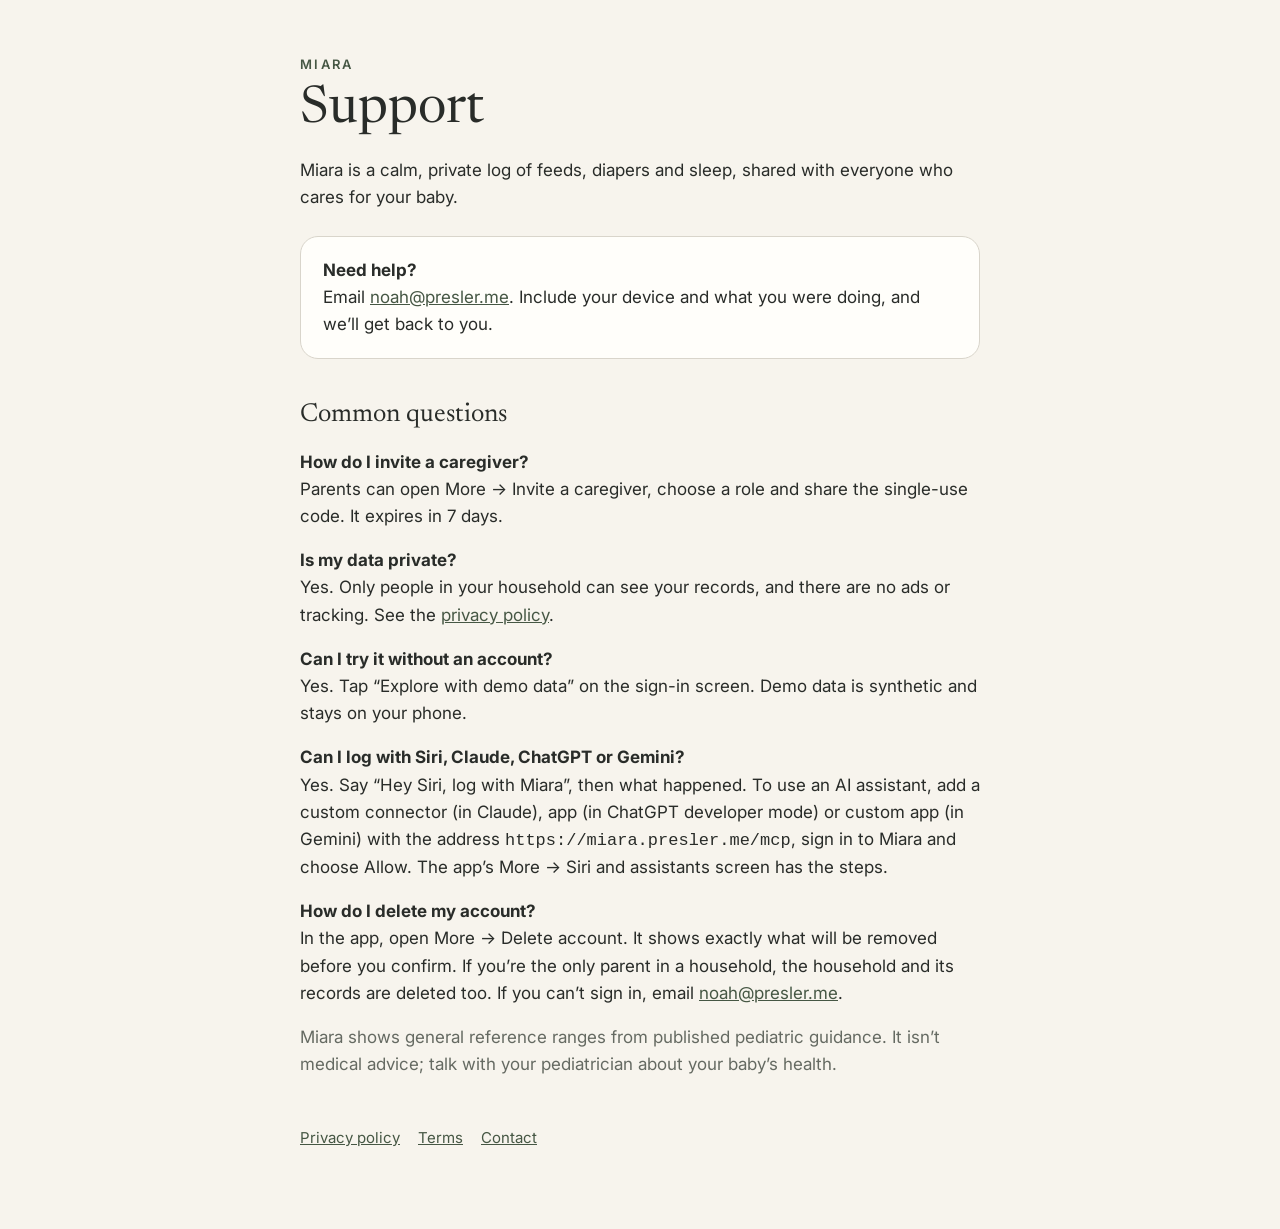
<file: index.html>
<!doctype html><html lang="en"><head><meta charset="utf-8"><meta name="viewport" content="width=device-width, initial-scale=1"><link rel="preconnect" href="https://fonts.googleapis.com"><link rel="preconnect" href="https://fonts.gstatic.com" crossorigin><link href="https://fonts.googleapis.com/css2?family=Inter:wght@400;600&family=Newsreader:opsz@6..72&display=swap" rel="stylesheet"><link rel="stylesheet" href="style.css"><title>Miara support</title><meta name="description" content="Help and contact for Miara, the shared baby care and sleep log."></head><body><main>
<div class="eyebrow">Miara</div>
<h1>Support</h1>
<p>Miara is a calm, private log of feeds, diapers and sleep, shared with everyone who cares for your baby.</p>
<div class="card"><strong>Need help?</strong><br>Email <a href="mailto:noah@presler.me">noah@presler.me</a>. Include your device and what you were doing, and we’ll get back to you.</div>
<h2>Common questions</h2>
<p><strong>How do I invite a caregiver?</strong><br>Parents can open More → Invite a caregiver, choose a role and share the single-use code. It expires in 7 days.</p>
<p><strong>Is my data private?</strong><br>Yes. Only people in your household can see your records, and there are no ads or tracking. See the <a href="privacy.html">privacy policy</a>.</p>
<p><strong>Can I try it without an account?</strong><br>Yes. Tap “Explore with demo data” on the sign-in screen. Demo data is synthetic and stays on your phone.</p>
<p><strong>Can I log with Siri, Claude, ChatGPT or Gemini?</strong><br>Yes. Say “Hey Siri, log with Miara”, then what happened. To use an AI assistant, add a custom connector (in Claude), app (in ChatGPT developer mode) or custom app (in Gemini) with the address <code>https://miara.presler.me/mcp</code>, sign in to Miara and choose Allow. The app’s More → Siri and assistants screen has the steps.</p>
<p><strong>How do I delete my account?</strong><br>In the app, open More → Delete account. It shows exactly what will be removed before you confirm. If you’re the only parent in a household, the household and its records are deleted too. If you can’t sign in, email <a href="mailto:noah@presler.me?subject=Delete%20my%20Miara%20account">noah@presler.me</a>.</p>
<p class="muted">Miara shows general reference ranges from published pediatric guidance. It isn’t medical advice; talk with your pediatrician about your baby’s health.</p>
<nav><a href="privacy.html">Privacy policy</a><a href="terms.html">Terms</a><a href="mailto:noah@presler.me">Contact</a></nav>
</main></body></html>
</file>
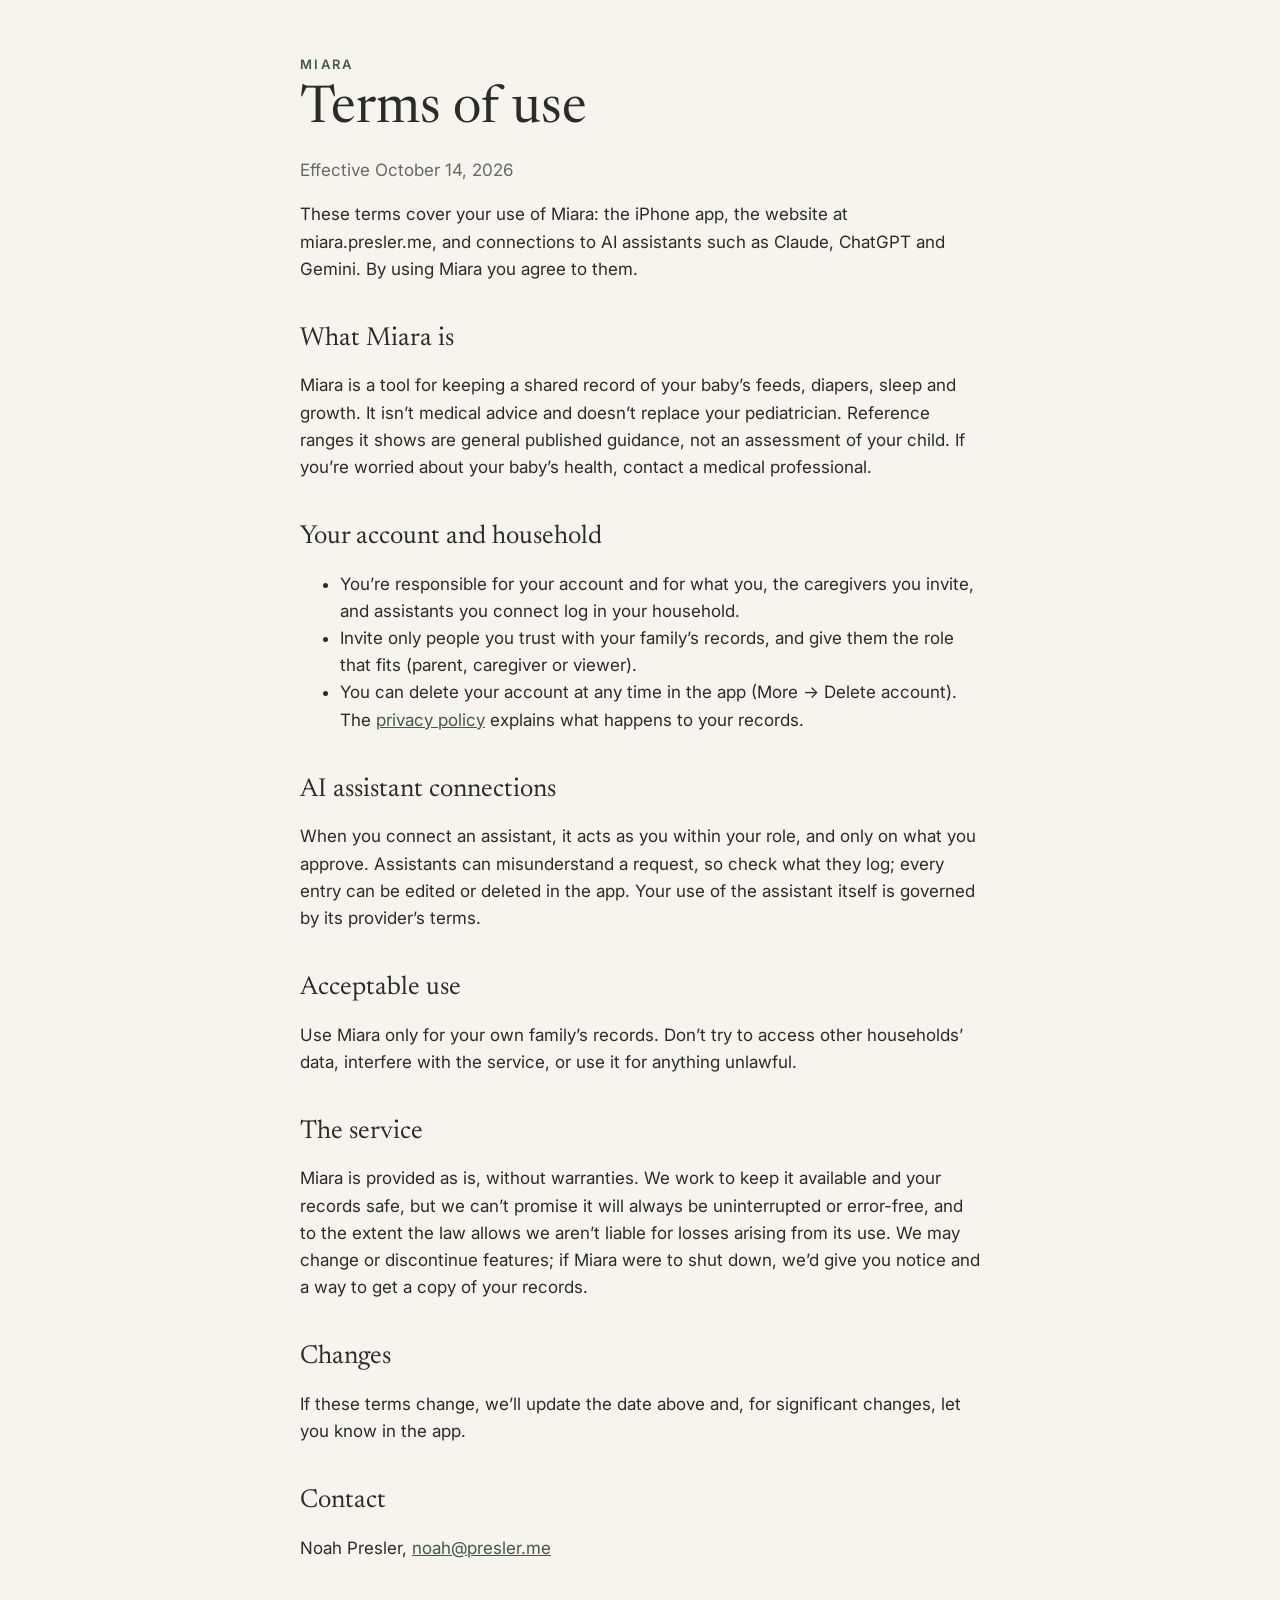
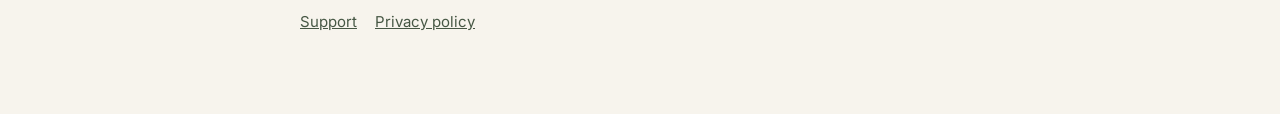
<file: terms.html>
<!doctype html><html lang="en"><head><meta charset="utf-8"><meta name="viewport" content="width=device-width, initial-scale=1"><link rel="preconnect" href="https://fonts.googleapis.com"><link rel="preconnect" href="https://fonts.gstatic.com" crossorigin><link href="https://fonts.googleapis.com/css2?family=Inter:wght@400;600&family=Newsreader:opsz@6..72&display=swap" rel="stylesheet"><link rel="stylesheet" href="style.css"><title>Miara terms of use</title><meta name="description" content="The terms for using Miara."></head><body><main>
<div class="eyebrow">Miara</div>
<h1>Terms of use</h1>
<p class="muted">Effective October 14, 2026</p>
<p>These terms cover your use of Miara: the iPhone app, the website at miara.presler.me, and connections to AI assistants such as Claude, ChatGPT and Gemini. By using Miara you agree to them.</p>
<h2>What Miara is</h2>
<p>Miara is a tool for keeping a shared record of your baby’s feeds, diapers, sleep and growth. It isn’t medical advice and doesn’t replace your pediatrician. Reference ranges it shows are general published guidance, not an assessment of your child. If you’re worried about your baby’s health, contact a medical professional.</p>
<h2>Your account and household</h2>
<ul>
<li>You’re responsible for your account and for what you, the caregivers you invite, and assistants you connect log in your household.</li>
<li>Invite only people you trust with your family’s records, and give them the role that fits (parent, caregiver or viewer).</li>
<li>You can delete your account at any time in the app (More → Delete account). The <a href="privacy.html">privacy policy</a> explains what happens to your records.</li>
</ul>
<h2>AI assistant connections</h2>
<p>When you connect an assistant, it acts as you within your role, and only on what you approve. Assistants can misunderstand a request, so check what they log; every entry can be edited or deleted in the app. Your use of the assistant itself is governed by its provider’s terms.</p>
<h2>Acceptable use</h2>
<p>Use Miara only for your own family’s records. Don’t try to access other households’ data, interfere with the service, or use it for anything unlawful.</p>
<h2>The service</h2>
<p>Miara is provided as is, without warranties. We work to keep it available and your records safe, but we can’t promise it will always be uninterrupted or error-free, and to the extent the law allows we aren’t liable for losses arising from its use. We may change or discontinue features; if Miara were to shut down, we’d give you notice and a way to get a copy of your records.</p>
<h2>Changes</h2>
<p>If these terms change, we’ll update the date above and, for significant changes, let you know in the app.</p>
<h2>Contact</h2>
<p>Noah Presler, <a href="mailto:noah@presler.me">noah@presler.me</a></p>
<nav><a href="index.html">Support</a><a href="privacy.html">Privacy policy</a></nav>
</main></body></html>
</file>
<file: style.css>
:root { --bg: #F7F4ED; --surface: #FFFEFA; --ink: #292C29; --muted: #656A62; --border: #D9D5CB; --accent: #465744; }
@media (prefers-color-scheme: dark) { :root { --bg: #171C19; --surface: #242B26; --ink: #F2F1E9; --muted: #BCC5B8; --border: #455047; --accent: #C4D1B5; } }
* { box-sizing: border-box; }
body { margin: 0; background: var(--bg); color: var(--ink); font: 17px/1.6 Inter, system-ui, sans-serif; }
main { max-width: 720px; margin: 0 auto; padding: 56px 20px 80px; }
.eyebrow { font: 600 13px Inter, sans-serif; letter-spacing: .18em; text-transform: uppercase; color: var(--accent); }
h1 { font: 400 clamp(36px, 7vw, 52px)/1.1 Newsreader, Georgia, serif; margin: 10px 0 18px; }
h2 { font: 400 26px/1.25 Newsreader, Georgia, serif; margin: 40px 0 8px; }
p, li { color: var(--ink); } .muted { color: var(--muted); }
a { color: var(--accent); }
.card { background: var(--surface); border: 1px solid var(--border); border-radius: 18px; padding: 20px 22px; margin: 24px 0; }
nav { display: flex; gap: 18px; margin-top: 48px; font-size: 15px; }
</file>
